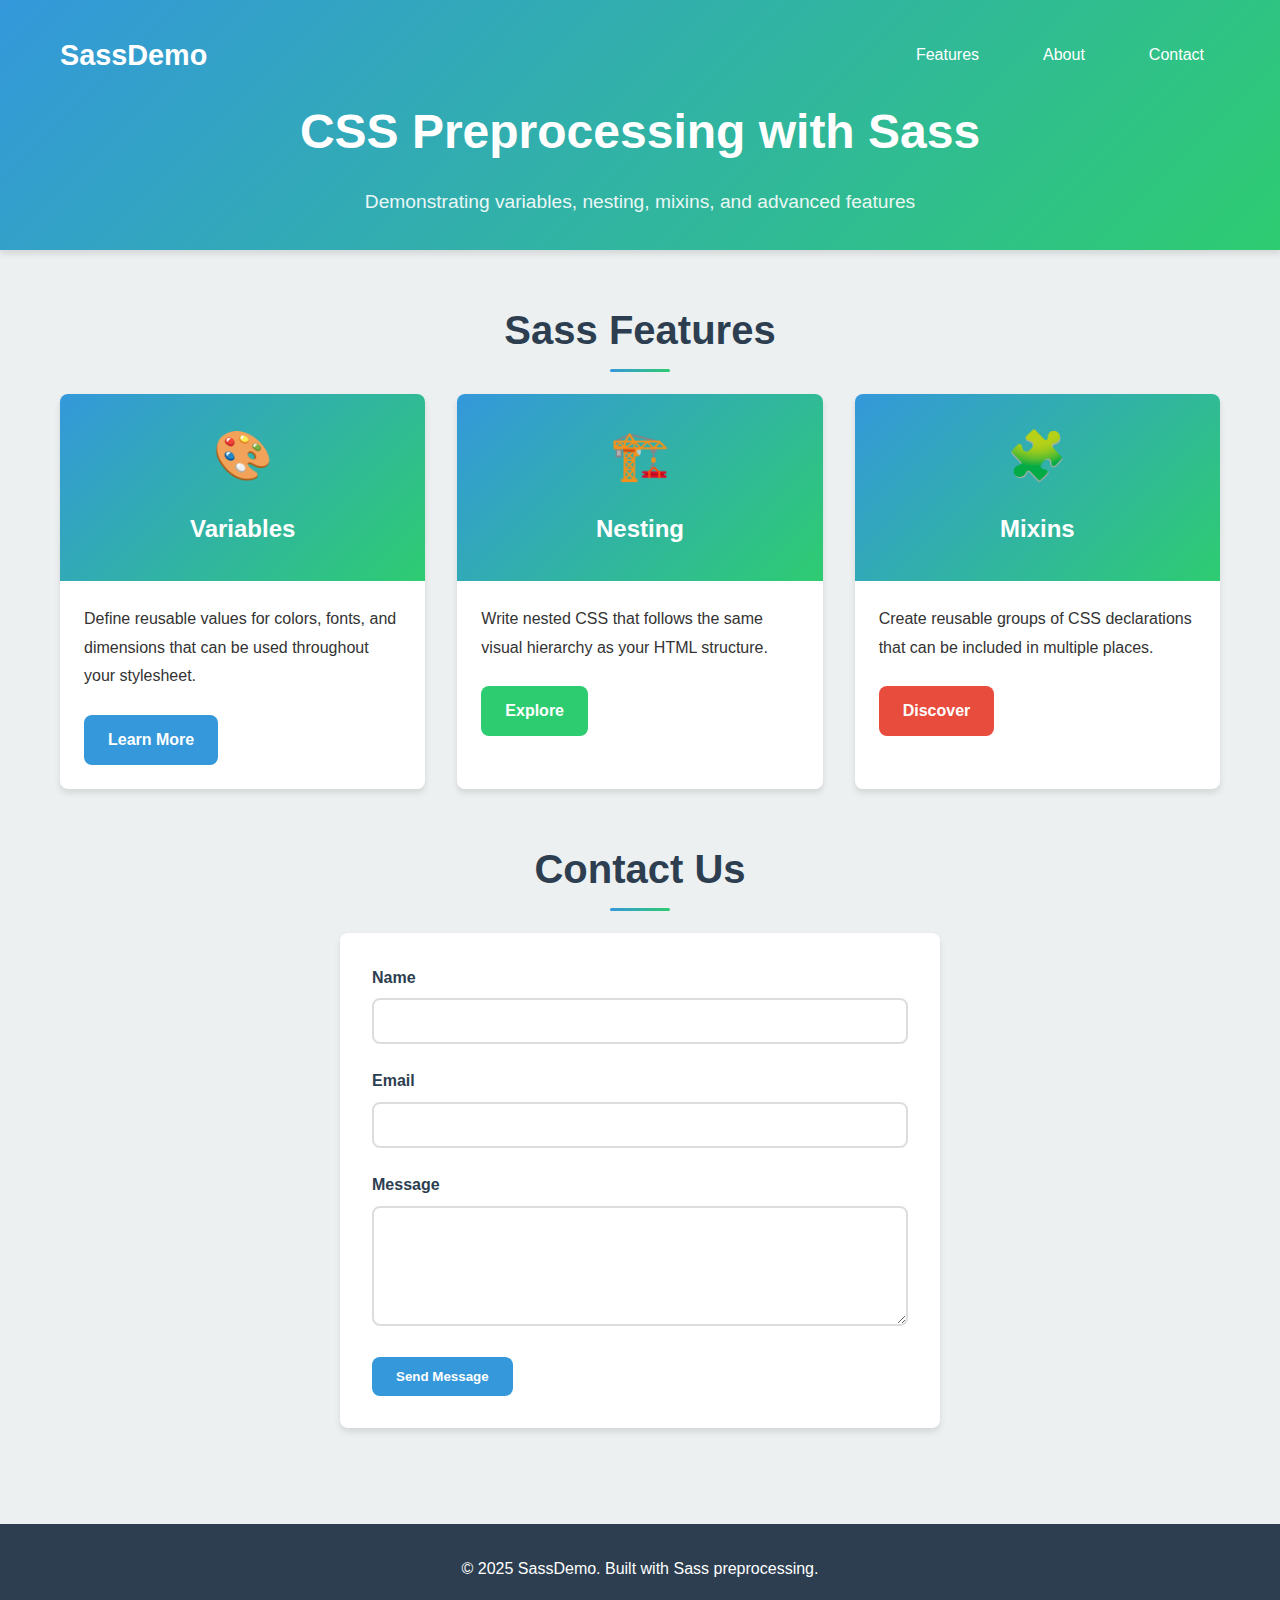
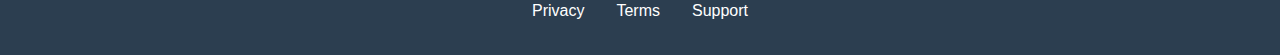
<file: Task8/index.html>
<!DOCTYPE html>
<html lang="en">
  <head>
    <meta charset="UTF-8" />
    <meta name="viewport" content="width=device-width, initial-scale=1.0" />
    <title>Sass Preprocessing Demo</title>
    <link rel="stylesheet" href="css/styles.css" />
  </head>
  <body>
    <header class="header">
      <div class="container">
        <nav class="header__nav">
          <a href="#" class="header__logo">SassDemo</a>
          <ul class="header__nav-list">
            <li><a href="#features" class="header__nav-link">Features</a></li>
            <li><a href="#about" class="header__nav-link">About</a></li>
            <li><a href="#contact" class="header__nav-link">Contact</a></li>
          </ul>
        </nav>
        <h1 class="header__title">CSS Preprocessing with Sass</h1>
        <p class="header__subtitle">
          Demonstrating variables, nesting, mixins, and advanced features
        </p>
      </div>
    </header>

    <main class="main">
      <div class="container">
        <section id="features" class="section">
          <h2 class="section__title">Sass Features</h2>
          <div class="card-grid">
            <div class="card">
              <div class="card__header">
                <div class="card__icon">🎨</div>
                <h3 class="card__title">Variables</h3>
              </div>
              <div class="card__body">
                <p class="card__text">
                  Define reusable values for colors, fonts, and dimensions that
                  can be used throughout your stylesheet.
                </p>
                <a href="#" class="btn btn--primary">Learn More</a>
              </div>
            </div>

            <div class="card">
              <div class="card__header">
                <div class="card__icon">🏗️</div>
                <h3 class="card__title">Nesting</h3>
              </div>
              <div class="card__body">
                <p class="card__text">
                  Write nested CSS that follows the same visual hierarchy as
                  your HTML structure.
                </p>
                <a href="#" class="btn btn--secondary">Explore</a>
              </div>
            </div>

            <div class="card">
              <div class="card__header">
                <div class="card__icon">🧩</div>
                <h3 class="card__title">Mixins</h3>
              </div>
              <div class="card__body">
                <p class="card__text">
                  Create reusable groups of CSS declarations that can be
                  included in multiple places.
                </p>
                <a href="#" class="btn btn--accent">Discover</a>
              </div>
            </div>
          </div>
        </section>

        <section id="contact" class="section">
          <h2 class="section__title">Contact Us</h2>
          <form class="form">
            <div class="form__group">
              <label class="form__label" for="name">Name</label>
              <input
                class="form__input"
                type="text"
                id="name"
                name="name"
                required
              />
            </div>
            <div class="form__group">
              <label class="form__label" for="email">Email</label>
              <input
                class="form__input"
                type="email"
                id="email"
                name="email"
                required
              />
            </div>
            <div class="form__group">
              <label class="form__label" for="message">Message</label>
              <textarea
                class="form__textarea"
                id="message"
                name="message"
                required
              ></textarea>
            </div>
            <button class="btn btn--primary" type="submit">Send Message</button>
          </form>
        </section>
      </div>
    </main>

    <footer class="footer">
      <div class="container">
        <p class="footer__text">
          © 2025 SassDemo. Built with Sass preprocessing.
        </p>
        <ul class="footer__links">
          <li><a href="#" class="footer__link">Privacy</a></li>
          <li><a href="#" class="footer__link">Terms</a></li>
          <li><a href="#" class="footer__link">Support</a></li>
        </ul>
      </div>
    </footer>
  </body>
</html>
</file>
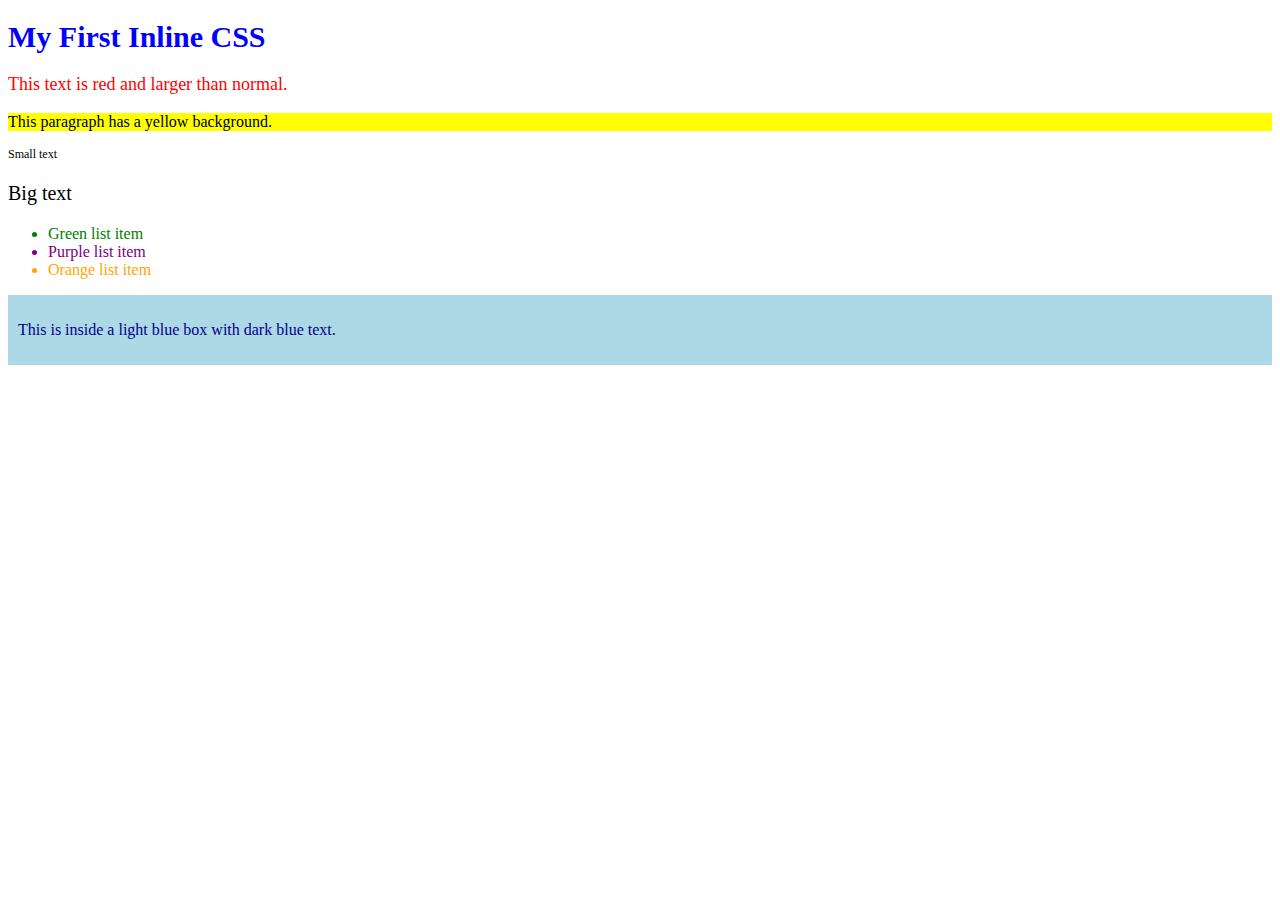
<file: Task2.html>
<!DOCTYPE html>
<html lang="en">
  <head>
    <meta charset="UTF-8" />
    <meta name="viewport" content="width=device-width, initial-scale=1.0" />
    <title>Basic Inline CSS Demo</title>
  </head>
  <body>
    <h1 style="color: blue; font-size: 30px">My First Inline CSS</h1>

    <p style="color: red; font-size: 18px">
      This text is red and larger than normal.
    </p>

    <p style="background-color: yellow; color: black; font-size: 16px">
      This paragraph has a yellow background.
    </p>

    <p style="font-size: 12px">Small text</p>
    <p style="font-size: 20px">Big text</p>

    <ul>
      <li style="color: green">Green list item</li>
      <li style="color: purple">Purple list item</li>
      <li style="color: orange">Orange list item</li>
    </ul>

    <div style="background-color: lightblue; color: darkblue; padding: 10px">
      <p>This is inside a light blue box with dark blue text.</p>
    </div>
  </body>
</html>
</file>
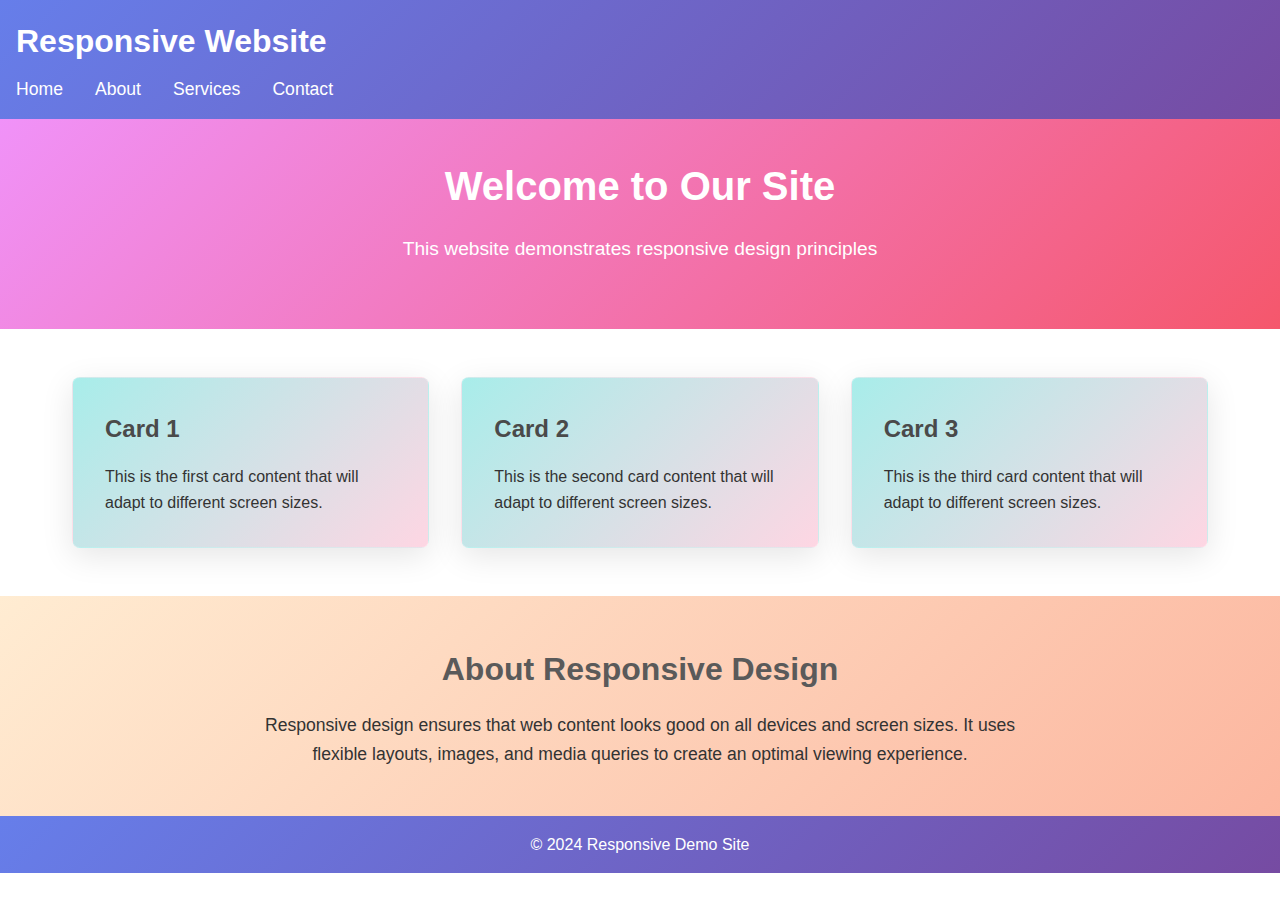
<file: Task3.html>
<!DOCTYPE html>
<html lang="en">
  <head>
    <meta charset="UTF-8" />
    <meta name="viewport" content="width=device-width, initial-scale=1.0" />
    <title>Responsive Design Demo</title>
    <link rel="stylesheet" href="Task3.css" />
  </head>
  <body>
    <header>
      <h1>Responsive Website</h1>
      <nav>
        <ul>
          <li><a href="#home">Home</a></li>
          <li><a href="#about">About</a></li>
          <li><a href="#services">Services</a></li>
          <li><a href="#contact">Contact</a></li>
        </ul>
      </nav>
    </header>

    <main>
      <section class="hero">
        <h2>Welcome to Our Site</h2>
        <p>This website demonstrates responsive design principles</p>
      </section>

      <section class="content">
        <div class="card">
          <h3>Card 1</h3>
          <p>
            This is the first card content that will adapt to different screen
            sizes.
          </p>
        </div>
        <div class="card">
          <h3>Card 2</h3>
          <p>
            This is the second card content that will adapt to different screen
            sizes.
          </p>
        </div>
        <div class="card">
          <h3>Card 3</h3>
          <p>
            This is the third card content that will adapt to different screen
            sizes.
          </p>
        </div>
      </section>

      <section class="info">
        <h2>About Responsive Design</h2>
        <p>
          Responsive design ensures that web content looks good on all devices
          and screen sizes. It uses flexible layouts, images, and media queries
          to create an optimal viewing experience.
        </p>
      </section>
    </main>

    <footer>
      <p>&copy; 2024 Responsive Demo Site</p>
    </footer>
  </body>
</html>
</file>
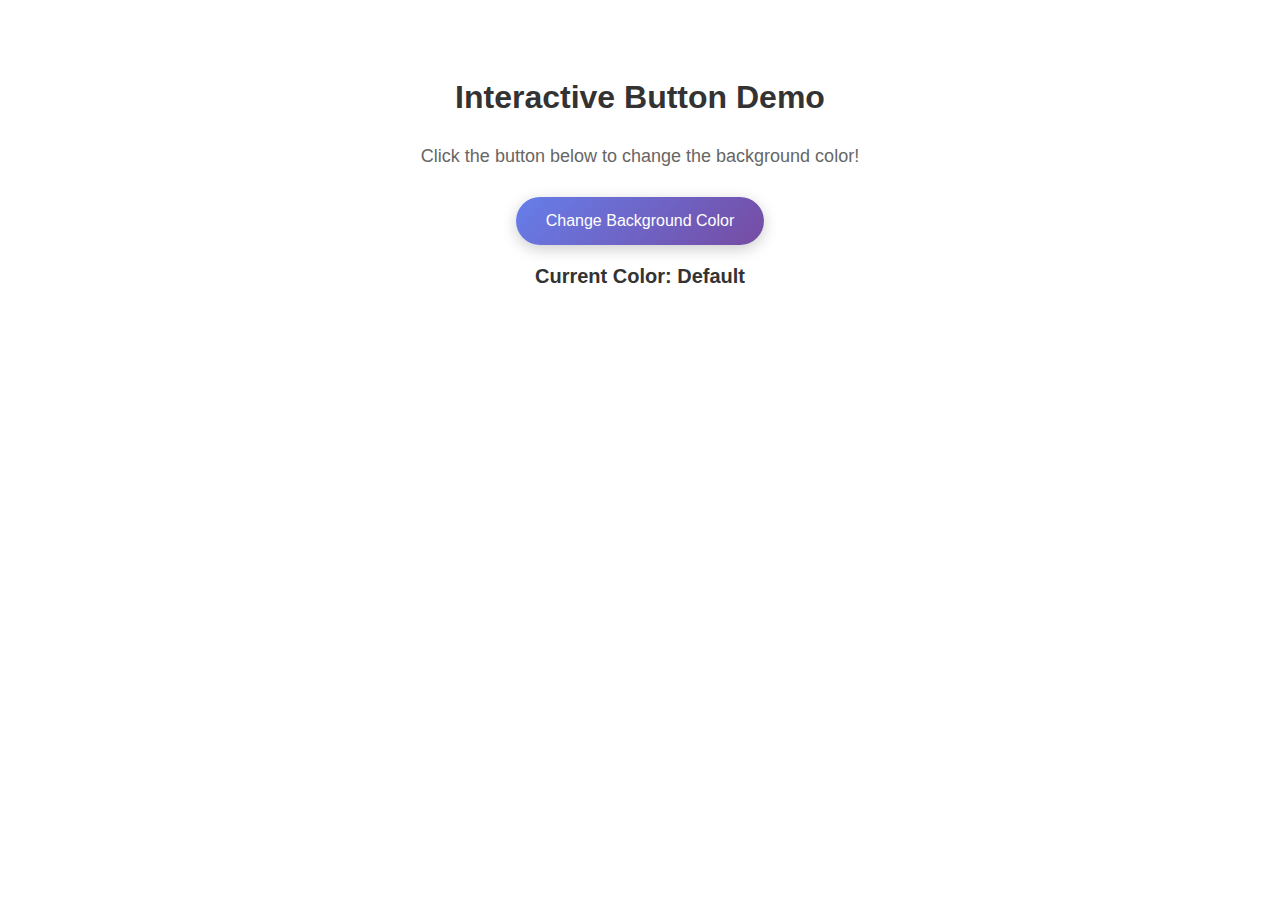
<file: Task4.html>
<!DOCTYPE html>
<html lang="en">
  <head>
    <meta charset="UTF-8" />
    <meta name="viewport" content="width=device-width, initial-scale=1.0" />
    <title>Interactive Button Demo</title>
    <style>
      body {
        font-family: Arial, sans-serif;
        text-align: center;
        padding: 50px;
        transition: background-color 0.5s ease;
      }

      h1 {
        color: #333;
        margin-bottom: 30px;
      }

      p {
        font-size: 18px;
        color: #666;
        margin-bottom: 30px;
      }

      #colorButton {
        background: linear-gradient(135deg, #667eea 0%, #764ba2 100%);
        color: white;
        border: none;
        padding: 15px 30px;
        font-size: 16px;
        border-radius: 25px;
        cursor: pointer;
        box-shadow: 0 4px 15px rgba(0, 0, 0, 0.2);
      }

      #colorDisplay {
        font-size: 20px;
        font-weight: bold;
        color: #333;
        margin-top: 20px;
      }
    </style>
  </head>
  <body>
    <h1>Interactive Button Demo</h1>
    <p>Click the button below to change the background color!</p>
    <button id="colorButton">Change Background Color</button>
    <div id="colorDisplay">Current Color: Default</div>

    <script>
      const button = document.getElementById("colorButton");
      const body = document.body;
      const colorDisplay = document.getElementById("colorDisplay");

      const colors = [
        { color: "#ff6b6b", name: "Coral Red" },
        { color: "#4ecdc4", name: "Turquoise" },
        { color: "#45b7d1", name: "Sky Blue" },
        { color: "#96ceb4", name: "Mint Green" },
        { color: "#feca57", name: "Golden Yellow" },
        { color: "#ff9ff3", name: "Pink" },
        { color: "#54a0ff", name: "Blue" },
        { color: "#5f27cd", name: "Purple" },
        { color: "#00d2d3", name: "Cyan" },
        { color: "#ff9f43", name: "Orange" },
      ];

      let currentColorIndex = 0;

      button.addEventListener("click", function () {
        body.style.backgroundColor = colors[currentColorIndex].color;
        colorDisplay.textContent = `Current Color: ${colors[currentColorIndex].name}`;
        currentColorIndex = (currentColorIndex + 1) % colors.length;
      });
    </script>
  </body>
</html>
</file>
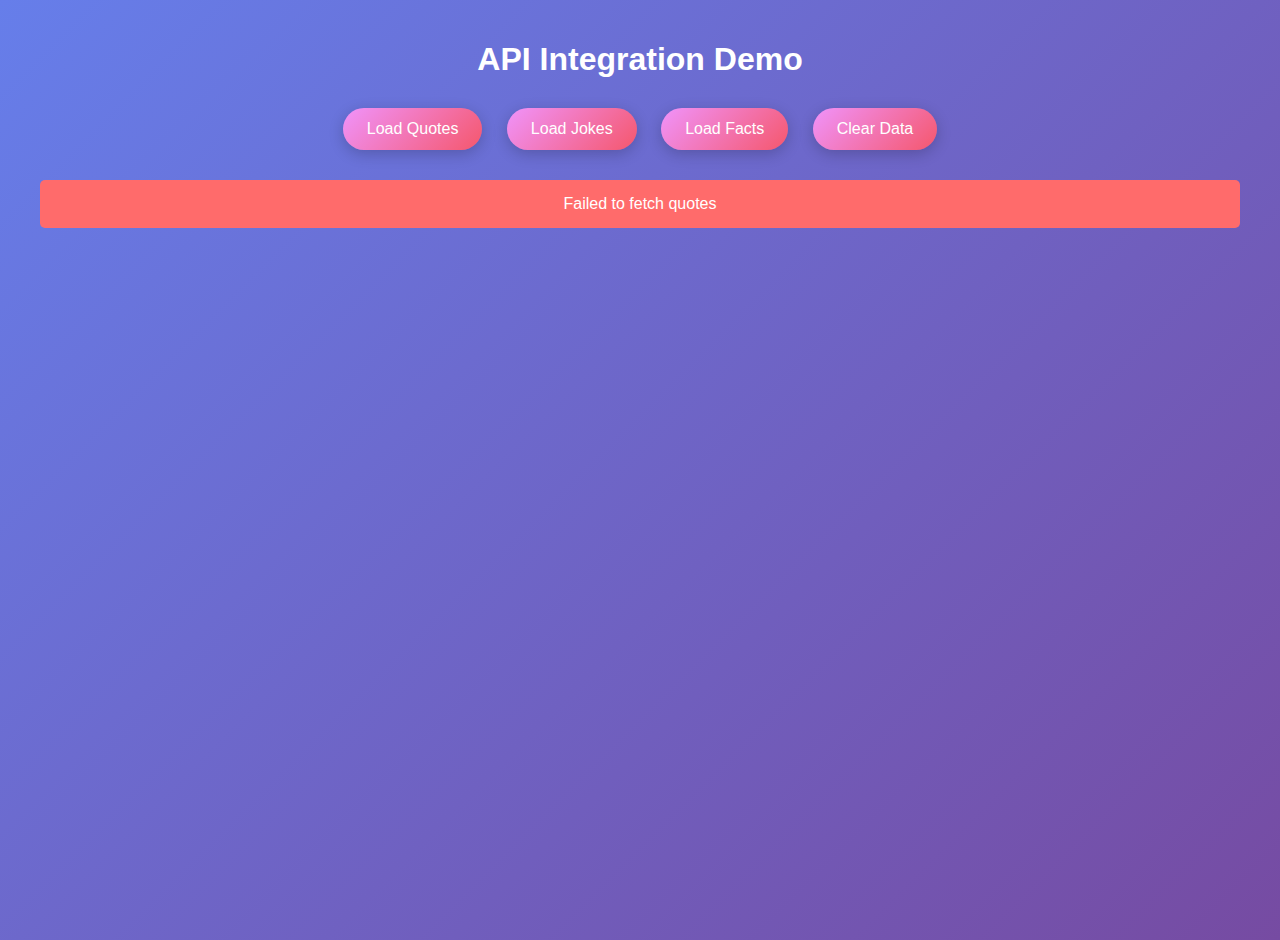
<file: Task5.html>
<!DOCTYPE html>
<html lang="en">
  <head>
    <meta charset="UTF-8" />
    <meta name="viewport" content="width=device-width, initial-scale=1.0" />
    <title>API Integration Demo</title>
    <style>
      body {
        font-family: Arial, sans-serif;
        max-width: 1200px;
        margin: 0 auto;
        padding: 20px;
        background: linear-gradient(135deg, #667eea 0%, #764ba2 100%);
        min-height: 100vh;
      }

      h1 {
        text-align: center;
        color: white;
        margin-bottom: 30px;
      }

      .controls {
        text-align: center;
        margin-bottom: 30px;
      }

      button {
        background: linear-gradient(135deg, #f093fb 0%, #f5576c 100%);
        color: white;
        border: none;
        padding: 12px 24px;
        font-size: 16px;
        border-radius: 25px;
        cursor: pointer;
        margin: 0 10px;
        box-shadow: 0 4px 15px rgba(0, 0, 0, 0.2);
      }

      button:hover {
        opacity: 0.9;
      }

      .loading {
        text-align: center;
        color: white;
        font-size: 18px;
        margin: 20px 0;
      }

      .data-container {
        display: grid;
        grid-template-columns: repeat(auto-fit, minmax(300px, 1fr));
        gap: 20px;
        margin-top: 20px;
      }

      .card {
        background: rgba(255, 255, 255, 0.9);
        padding: 20px;
        border-radius: 10px;
        box-shadow: 0 8px 32px rgba(0, 0, 0, 0.1);
        backdrop-filter: blur(10px);
        border: 1px solid rgba(255, 255, 255, 0.2);
      }

      .card h3 {
        color: #333;
        margin-top: 0;
        margin-bottom: 15px;
      }

      .card p {
        color: #666;
        line-height: 1.6;
      }

      .user-info {
        background: linear-gradient(135deg, #a8edea 0%, #fed6e3 100%);
        padding: 10px;
        border-radius: 5px;
        margin-bottom: 10px;
      }

      .error {
        background: #ff6b6b;
        color: white;
        padding: 15px;
        border-radius: 5px;
        text-align: center;
        margin: 20px 0;
      }
    </style>
  </head>
  <body>
    <h1>API Integration Demo</h1>

    <div class="controls">
      <button onclick="fetchQuotes()">Load Quotes</button>
      <button onclick="fetchJokes()">Load Jokes</button>
      <button onclick="fetchFacts()">Load Facts</button>
      <button onclick="clearData()">Clear Data</button>
    </div>

    <div id="loading" class="loading" style="display: none">
      Loading data...
    </div>
    <div id="error" class="error" style="display: none"></div>
    <div id="dataContainer" class="data-container"></div>

    <script>
      const loadingDiv = document.getElementById("loading");
      const errorDiv = document.getElementById("error");
      const dataContainer = document.getElementById("dataContainer");

      function showLoading() {
        loadingDiv.style.display = "block";
        errorDiv.style.display = "none";
        dataContainer.innerHTML = "";
      }

      function hideLoading() {
        loadingDiv.style.display = "none";
      }

      function showError(message) {
        errorDiv.textContent = message;
        errorDiv.style.display = "block";
        hideLoading();
      }

      async function fetchQuotes() {
        showLoading();
        try {
          const response = await fetch(
            "https://api.quotable.io/quotes?limit=6"
          );
          const data = await response.json();

          hideLoading();
          displayQuotes(data.results);
        } catch (error) {
          showError("Failed to fetch quotes");
        }
      }

      async function fetchJokes() {
        showLoading();
        try {
          const jokes = [];
          for (let i = 0; i < 6; i++) {
            const response = await fetch(
              "https://official-joke-api.appspot.com/random_joke"
            );
            const joke = await response.json();
            jokes.push(joke);
          }

          hideLoading();
          displayJokes(jokes);
        } catch (error) {
          showError("Failed to fetch jokes");
        }
      }

      async function fetchFacts() {
        showLoading();
        try {
          const facts = [];
          for (let i = 0; i < 6; i++) {
            const response = await fetch("https://catfact.ninja/fact");
            const fact = await response.json();
            facts.push(fact);
          }

          hideLoading();
          displayFacts(facts);
        } catch (error) {
          showError("Failed to fetch facts");
        }
      }

      function displayQuotes(quotes) {
        dataContainer.innerHTML = quotes
          .map(
            (quote) => `
                <div class="card">
                    <h3>💬 Inspirational Quote</h3>
                    <p style="font-style: italic; font-size: 18px; margin: 15px 0;">"${
                      quote.content
                    }"</p>
                    <div class="user-info">- ${quote.author}</div>
                    <p style="font-size: 14px; color: #888;">Tags: ${quote.tags.join(
                      ", "
                    )}</p>
                </div>
            `
          )
          .join("");
      }

      function displayJokes(jokes) {
        dataContainer.innerHTML = jokes
          .map(
            (joke) => `
                <div class="card">
                    <h3>😂 Joke #${joke.id}</h3>
                    <p style="font-weight: bold; margin: 15px 0;">${joke.setup}</p>
                    <p style="font-style: italic; color: #e74c3c; font-size: 16px;">${joke.punchline}</p>
                    <div class="user-info">Type: ${joke.type}</div>
                </div>
            `
          )
          .join("");
      }

      function displayFacts(facts) {
        dataContainer.innerHTML = facts
          .map(
            (fact, index) => ` 
                <div class="card">
                    <h3>🐱 Cat Fact #${index + 1}</h3>
                    <p style="font-size: 16px; line-height: 1.6;">${
                      fact.fact
                    }</p>
                    <div class="user-info">Length: ${
                      fact.length
                    } characters</div>
                </div>
            `
          )
          .join("");
      }

      function clearData() {
        dataContainer.innerHTML = "";
        errorDiv.style.display = "none";
        hideLoading();
      }

      fetchQuotes();
    </script>
  </body>
</html>
</file>
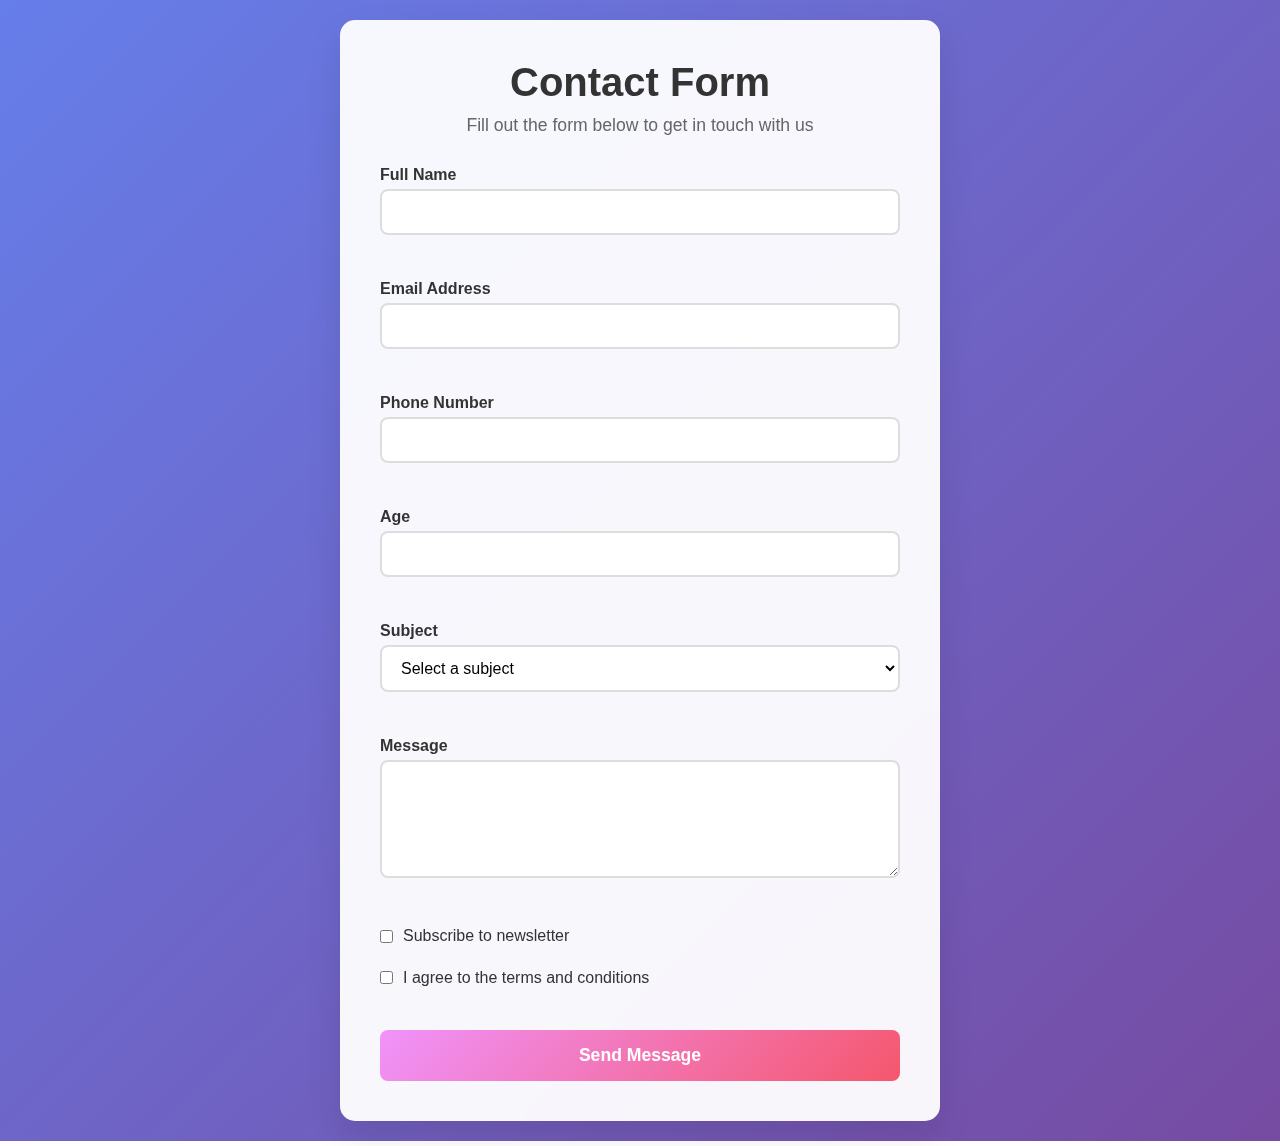
<file: Task6.html>
<!DOCTYPE html>
<html lang="en">
  <head>
    <meta charset="UTF-8" />
    <meta name="viewport" content="width=device-width, initial-scale=1.0" />
    <title>Form Styling and Validation</title>
    <link rel="stylesheet" href="Task6.css" />
  </head>
  <body>
    <div class="container">
      <h1>Contact Form</h1>
      <p>Fill out the form below to get in touch with us</p>

      <form id="contactForm" novalidate>
        <div class="form-group">
          <label for="fullName">Full Name</label>
          <input type="text" id="fullName" name="fullName" required />
          <span class="error-message" id="fullNameError"></span>
        </div>

        <div class="form-group">
          <label for="email">Email Address</label>
          <input type="email" id="email" name="email" required />
          <span class="error-message" id="emailError"></span>
        </div>

        <div class="form-group">
          <label for="phone">Phone Number</label>
          <input type="tel" id="phone" name="phone" required />
          <span class="error-message" id="phoneError"></span>
        </div>

        <div class="form-group">
          <label for="age">Age</label>
          <input
            type="number"
            id="age"
            name="age"
            min="18"
            max="100"
            required
          />
          <span class="error-message" id="ageError"></span>
        </div>

        <div class="form-group">
          <label for="subject">Subject</label>
          <select id="subject" name="subject" required>
            <option value="">Select a subject</option>
            <option value="general">General Inquiry</option>
            <option value="support">Technical Support</option>
            <option value="sales">Sales</option>
            <option value="feedback">Feedback</option>
          </select>
          <span class="error-message" id="subjectError"></span>
        </div>

        <div class="form-group">
          <label for="message">Message</label>
          <textarea id="message" name="message" rows="5" required></textarea>
          <span class="error-message" id="messageError"></span>
        </div>

        <div class="form-group checkbox-group">
          <input type="checkbox" id="newsletter" name="newsletter" />
          <label for="newsletter">Subscribe to newsletter</label>
        </div>

        <div class="form-group checkbox-group">
          <input type="checkbox" id="terms" name="terms" required />
          <label for="terms">I agree to the terms and conditions</label>
          <span class="error-message" id="termsError"></span>
        </div>

        <button type="submit" id="submitBtn">Send Message</button>
      </form>

      <div class="success-message" id="successMessage">
        <h2>✅ Form Submitted Successfully!</h2>
        <p>Thank you for your message. We'll get back to you soon.</p>
      </div>
    </div>

    <script src="Task6.js"></script>
  </body>
</html>
</file>
<file: Task8/css/styles.css>
* {
  margin: 0;
  padding: 0;
  box-sizing: border-box;
}

body {
  font-family: "Segoe UI", Tahoma, Geneva, Verdana, sans-serif;
  line-height: 1.6;
  color: #333;
  background-color: #ecf0f1;
}

.container {
  max-width: 1200px;
  margin: 0 auto;
  padding: 0 20px;
}

.header {
  background: linear-gradient(135deg, #3498db, #2ecc71);
  color: white;
  padding: 2rem 0;
  box-shadow: 0 4px 6px rgba(0, 0, 0, 0.1);
}
.header__nav {
  display: flex;
  justify-content: space-between;
  align-items: center;
  margin-bottom: 1rem;
}
.header__logo {
  font-size: 1.8rem;
  font-weight: bold;
  text-decoration: none;
  color: white;
}
.header__nav-list {
  display: flex;
  list-style: none;
  gap: 2rem;
}
.header__nav-link {
  color: white;
  text-decoration: none;
  transition: all 0.3s ease;
  padding: 0.5rem 1rem;
  border-radius: 8px;
}
.header__nav-link:hover {
  background-color: rgba(255, 255, 255, 0.2);
  transform: translateY(-2px);
}
.header__title {
  font-size: 3rem;
  margin-bottom: 1rem;
  text-align: center;
}
.header__subtitle {
  font-size: 1.2rem;
  text-align: center;
  opacity: 0.9;
}

.main {
  padding: 3rem 0;
}

.section {
  margin-bottom: 3rem;
}
.section__title {
  font-size: 2.5rem;
  color: #2c3e50;
  margin-bottom: 2rem;
  text-align: center;
  position: relative;
}
.section__title::after {
  content: "";
  position: absolute;
  bottom: -10px;
  left: 50%;
  transform: translateX(-50%);
  width: 60px;
  height: 3px;
  background: linear-gradient(to right, #3498db, #2ecc71);
  border-radius: 2px;
}

.card-grid {
  display: grid;
  grid-template-columns: repeat(auto-fit, minmax(300px, 1fr));
  gap: 2rem;
  margin-top: 2rem;
}

.card {
  background: white;
  border-radius: 8px;
  box-shadow: 0 4px 6px rgba(0, 0, 0, 0.1);
  overflow: hidden;
  transition: all 0.3s ease;
}
.card:hover {
  transform: translateY(-5px);
  box-shadow: 0 8px 25px rgba(0, 0, 0, 0.15);
}
.card__header {
  background: linear-gradient(135deg, #3498db, #2ecc71);
  color: white;
  padding: 1.5rem;
  text-align: center;
}
.card__icon {
  font-size: 3rem;
  margin-bottom: 1rem;
}
.card__title {
  font-size: 1.5rem;
  margin-bottom: 0.5rem;
}
.card__body {
  padding: 1.5rem;
}
.card__text {
  margin-bottom: 1.5rem;
  line-height: 1.8;
}

.btn {
  background: #3498db;
  color: white;
  padding: 0.75rem 1.5rem;
  border: none;
  border-radius: 8px;
  text-decoration: none;
  font-weight: bold;
  text-align: center;
  cursor: pointer;
  transition: all 0.3s ease;
  display: inline-block;
}
.btn:hover {
  background: rgb(33.1380753138, 125.1882845188, 186.8619246862);
  transform: translateY(-2px);
  box-shadow: 0 4px 8px rgba(52, 152, 219, 0.3);
}
.btn--primary {
  background: #3498db;
  color: white;
  padding: 0.75rem 1.5rem;
  border: none;
  border-radius: 8px;
  text-decoration: none;
  font-weight: bold;
  text-align: center;
  cursor: pointer;
  transition: all 0.3s ease;
  display: inline-block;
}
.btn--primary:hover {
  background: rgb(33.1380753138, 125.1882845188, 186.8619246862);
  transform: translateY(-2px);
  box-shadow: 0 4px 8px rgba(52, 152, 219, 0.3);
}
.btn--secondary {
  background: #2ecc71;
  color: white;
  padding: 0.75rem 1.5rem;
  border: none;
  border-radius: 8px;
  text-decoration: none;
  font-weight: bold;
  text-align: center;
  cursor: pointer;
  transition: all 0.3s ease;
  display: inline-block;
}
.btn--secondary:hover {
  background: rgb(36.616, 162.384, 89.948);
  transform: translateY(-2px);
  box-shadow: 0 4px 8px rgba(46, 204, 113, 0.3);
}
.btn--accent {
  background: #e74c3c;
  color: white;
  padding: 0.75rem 1.5rem;
  border: none;
  border-radius: 8px;
  text-decoration: none;
  font-weight: bold;
  text-align: center;
  cursor: pointer;
  transition: all 0.3s ease;
  display: inline-block;
}
.btn--accent:hover {
  background: rgb(213.698630137, 43.8356164384, 26.301369863);
  transform: translateY(-2px);
  box-shadow: 0 4px 8px rgba(231, 76, 60, 0.3);
}

.form {
  background: white;
  padding: 2rem;
  border-radius: 8px;
  box-shadow: 0 4px 6px rgba(0, 0, 0, 0.1);
  max-width: 600px;
  margin: 0 auto;
}
.form__group {
  margin-bottom: 1.5rem;
}
.form__label {
  display: block;
  margin-bottom: 0.5rem;
  font-weight: bold;
  color: #2c3e50;
}
.form__input, .form__textarea {
  width: 100%;
  padding: 0.75rem;
  border: 2px solid #ddd;
  border-radius: 8px;
  font-size: 1rem;
  transition: all 0.3s ease;
}
.form__input:focus, .form__textarea:focus {
  outline: none;
  border-color: #3498db;
  box-shadow: 0 0 0 3px rgba(52, 152, 219, 0.1);
}
.form__textarea {
  min-height: 120px;
  resize: vertical;
  font-family: inherit;
}

.footer {
  background: #2c3e50;
  color: white;
  padding: 2rem 0;
  text-align: center;
}
.footer__text {
  margin-bottom: 1rem;
}
.footer__links {
  display: flex;
  justify-content: center;
  gap: 2rem;
  list-style: none;
}
.footer__link {
  color: white;
  text-decoration: none;
  transition: all 0.3s ease;
}
.footer__link:hover {
  color: #3498db;
}

@media (max-width: 768px) {
  .header__nav {
    flex-direction: column;
    gap: 1rem;
  }
  .header__nav-list {
    flex-direction: column;
    gap: 1rem;
    text-align: center;
  }
  .header__title {
    font-size: 2rem;
  }
  .section__title {
    font-size: 2rem;
  }
  .card-grid {
    grid-template-columns: 1fr;
  }
}

/*# sourceMappingURL=styles.css.map */
</file>
<file: Task3.css>
* {
  margin: 0;
  padding: 0;
  box-sizing: border-box;
}

body {
  font-family: Arial, sans-serif;
  line-height: 1.6;
  color: #333;
  padding-top: 90px;
}

header {
  background: linear-gradient(135deg, #667eea 0%, #764ba2 100%);
  color: white;
  padding: 1rem;
  position: fixed;
  top: 0;
  width: 100%;
  z-index: 1000;
}

header h1 {
  font-size: 2rem;
  margin-bottom: 0.5rem;
}

nav ul {
  list-style: none;
  display: flex;
  gap: 2rem;
}

nav a {
  color: white;
  text-decoration: none;
  font-size: 1.1rem;
}

nav a:hover {
  text-decoration: underline;
}

.hero {
  background: linear-gradient(135deg, #f093fb 0%, #f5576c 100%);
  color: white;
  text-align: center;
  padding: 4rem 2rem;
}

.hero h2 {
  font-size: 2.5rem;
  margin-bottom: 1rem;
}

.hero p {
  font-size: 1.2rem;
}

.content {
  display: grid;
  grid-template-columns: repeat(3, 1fr);
  gap: 2rem;
  padding: 3rem 2rem;
  max-width: 1200px;
  margin: 0 auto;
}

.card {
  background: linear-gradient(135deg, #a8edea 0%, #fed6e3 100%);
  padding: 2rem;
  border-radius: 8px;
  box-shadow: 0 8px 32px rgba(0, 0, 0, 0.1);
  border: 1px solid rgba(255, 255, 255, 0.2);
}

.card h3 {
  font-size: 1.5rem;
  margin-bottom: 1rem;
  color: #4a4a4a;
}

.info {
  background: linear-gradient(135deg, #ffecd2 0%, #fcb69f 100%);
  padding: 3rem 2rem;
  text-align: center;
}

.info h2 {
  font-size: 2rem;
  margin-bottom: 1rem;
  color: #5a5a5a;
}

.info p {
  font-size: 1.1rem;
  max-width: 800px;
  margin: 0 auto;
}

footer {
  background: linear-gradient(135deg, #667eea 0%, #764ba2 100%);
  color: white;
  text-align: center;
  padding: 1rem;
}

@media (max-width: 768px) {
  header h1 {
    font-size: 1.5rem;
  }

  nav ul {
    flex-direction: column;
    gap: 1rem;
  }

  .hero {
    padding: 2rem 1rem;
  }

  .hero h2 {
    font-size: 1.8rem;
  }

  .hero p {
    font-size: 1rem;
  }

  .content {
    grid-template-columns: 1fr;
    padding: 2rem 1rem;
    gap: 1.5rem;
  }

  .card {
    padding: 1.5rem;
  }

  .info {
    padding: 2rem 1rem;
  }

  .info h2 {
    font-size: 1.5rem;
  }

  .info p {
    font-size: 1rem;
  }
}

@media (max-width: 480px) {
  header {
    padding: 0.5rem;
  }

  header h1 {
    font-size: 1.2rem;
  }

  nav a {
    font-size: 0.9rem;
  }

  .hero {
    padding: 1.5rem 0.5rem;
  }

  .hero h2 {
    font-size: 1.5rem;
  }

  .hero p {
    font-size: 0.9rem;
  }

  .content {
    padding: 1.5rem 0.5rem;
  }

  .card {
    padding: 1rem;
  }

  .card h3 {
    font-size: 1.2rem;
  }

  .info {
    padding: 1.5rem 0.5rem;
  }

  .info h2 {
    font-size: 1.3rem;
  }
}
</file>
<file: Task6.css>
* {
  margin: 0;
  padding: 0;
  box-sizing: border-box;
}

body {
  font-family: Arial, sans-serif;
  background: linear-gradient(135deg, #667eea 0%, #764ba2 100%);
  min-height: 100vh;
  padding: 20px;
}

.container {
  max-width: 600px;
  margin: 0 auto;
  background: rgba(255, 255, 255, 0.95);
  padding: 40px;
  border-radius: 15px;
  box-shadow: 0 15px 35px rgba(0, 0, 0, 0.1);
  backdrop-filter: blur(10px);
}

h1 {
  text-align: center;
  color: #333;
  margin-bottom: 10px;
  font-size: 2.5rem;
}

p {
  text-align: center;
  color: #666;
  margin-bottom: 30px;
  font-size: 1.1rem;
}

.form-group {
  margin-bottom: 20px;
}

label {
  display: block;
  font-weight: bold;
  margin-bottom: 5px;
  color: #333;
  font-size: 1rem;
}

input,
select,
textarea {
  width: 100%;
  padding: 12px 15px;
  border: 2px solid #ddd;
  border-radius: 8px;
  font-size: 1rem;
  transition: all 0.3s ease;
  background: white;
}

input:focus,
select:focus,
textarea:focus {
  outline: none;
  border-color: #667eea;
  box-shadow: 0 0 0 3px rgba(102, 126, 234, 0.1);
}

input.valid {
  border-color: #27ae60;
}

input.invalid {
  border-color: #e74c3c;
}

.error-message {
  display: block;
  color: #e74c3c;
  font-size: 0.9rem;
  margin-top: 5px;
  min-height: 20px;
}

.checkbox-group {
  display: flex;
  align-items: center;
  gap: 10px;
}

.checkbox-group input[type="checkbox"] {
  width: auto;
  margin: 0;
}

.checkbox-group label {
  margin-bottom: 0;
  font-weight: normal;
}

button {
  width: 100%;
  background: linear-gradient(135deg, #f093fb 0%, #f5576c 100%);
  color: white;
  padding: 15px;
  border: none;
  border-radius: 8px;
  font-size: 1.1rem;
  font-weight: bold;
  cursor: pointer;
  transition: all 0.3s ease;
  margin-top: 20px;
}

button:hover {
  transform: translateY(-2px);
  box-shadow: 0 5px 15px rgba(0, 0, 0, 0.2);
}

button:active {
  transform: translateY(0);
}

button:disabled {
  opacity: 0.6;
  cursor: not-allowed;
  transform: none;
}

.success-message {
  display: none;
  text-align: center;
  background: linear-gradient(135deg, #a8edea 0%, #fed6e3 100%);
  padding: 30px;
  border-radius: 10px;
  margin-top: 20px;
}

.success-message h2 {
  color: #27ae60;
  margin-bottom: 10px;
}

.success-message p {
  color: #333;
  margin-bottom: 0;
}

@media (max-width: 600px) {
  .container {
    padding: 20px;
    margin: 10px;
  }

  h1 {
    font-size: 2rem;
  }

  input,
  select,
  textarea {
    padding: 10px;
  }

  button {
    padding: 12px;
  }
}
</file>
